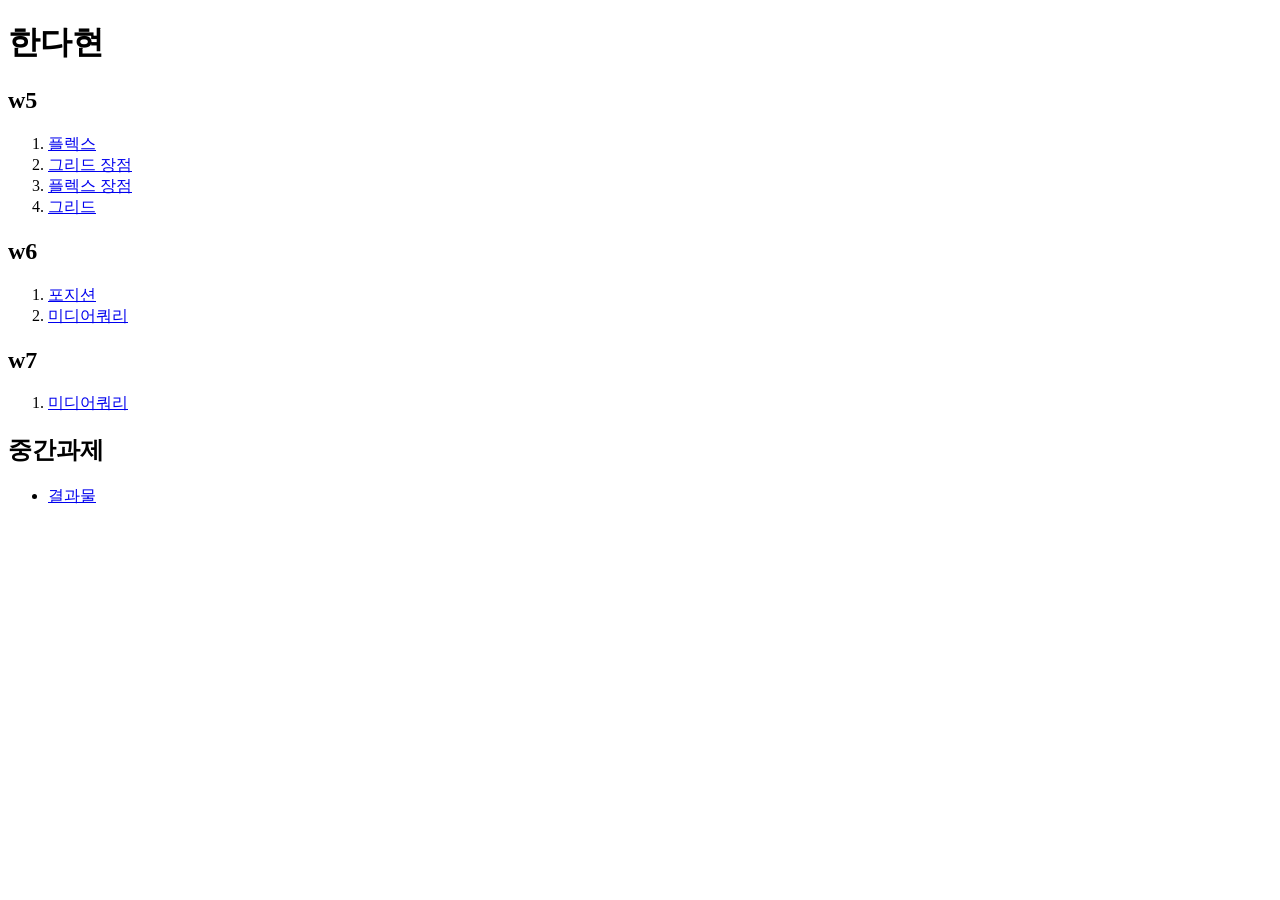
<file: index.html>
<!doctype html>
<html lang="ko">
  <head>
    <meta charset="UTF-8" />
    <meta name="viewport" content="width=device-width, initial-scale=1.0" />
    <title>Document</title>
  </head>
  <body>
    <h1>한다현</h1>
    <h2>w5</h2>
    <ol>
      <li>
        <a href="./src/w5/code1/index.html">플렉스</a>
      </li>
      <li>
        <a href="./src/w5/code2/index.html">그리드 장점</a>
      </li>
      <li>
        <a href="./src/w5/code3/index.html">플렉스 장점</a>
      </li>
      <li>
        <a href="./src/w5/code4/index.html">그리드</a>
      </li>
    </ol>
    <h2>w6</h2>
    <ol>
      <li>
        <a href="./src/W6/cord1/index.html">포지션</a>
      </li>
      <li>
        <a href="./src/W6/cord1/index.html">미디어쿼리</a>
      </li>
    </ol>
    <h2>w7</h2>
    <ol>
      <li>
        <a href="./src/w7/code1/index.html">미디어쿼리</a>
      </li>
    </ol>
    <h2>중간과제</h2>
    <ul>
      <li><a href="./src/mid/index.html">결과물</a></li>
    </ul>
  </body>
</html>
</file>
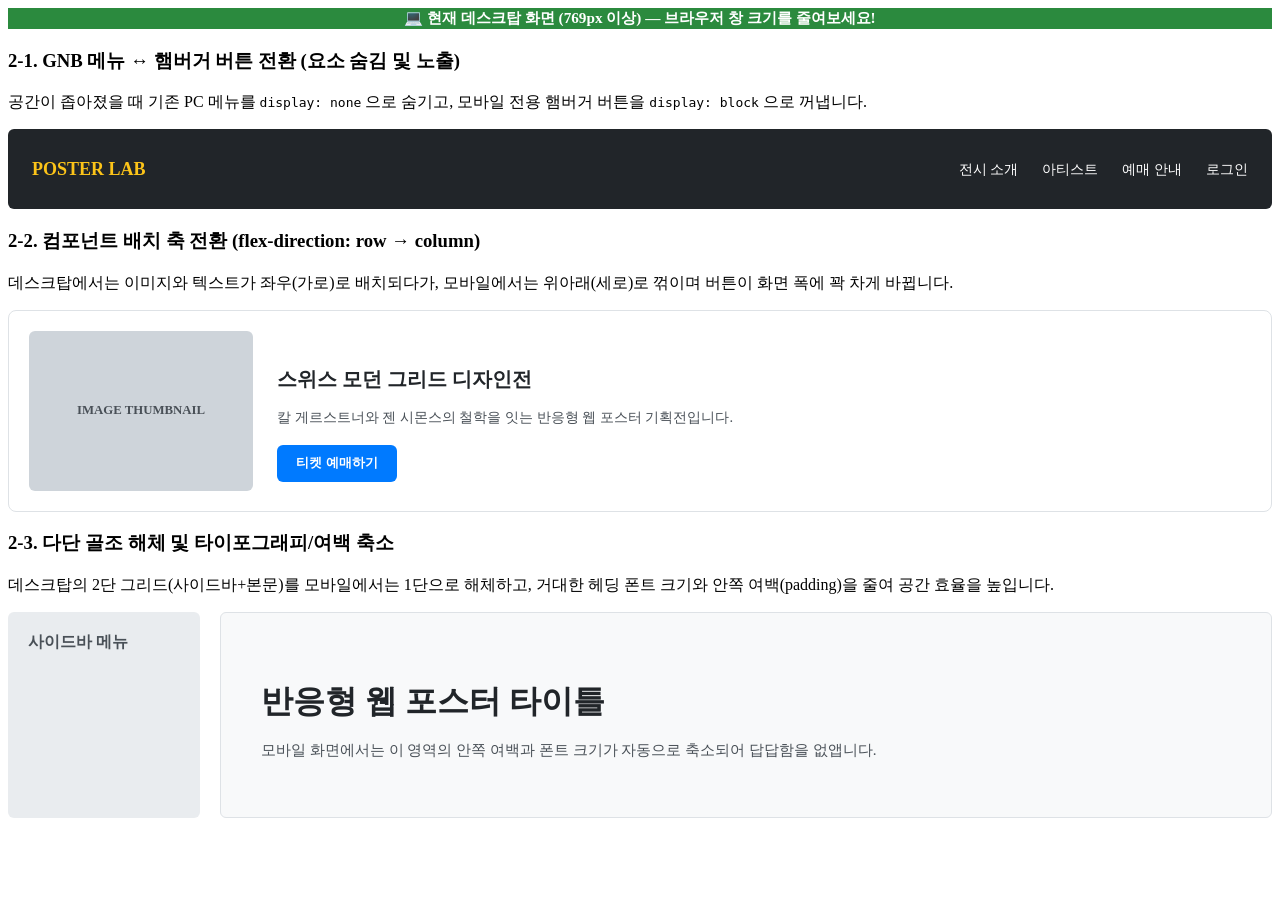
<file: src/mid/index.html>
<!doctype html>
<html lang="en">
  <head>
    <meta charset="UTF-8" />
    <link rel="stylesheet" href="./style.css" />
    <meta name="viewport" content="width=device-width, initial-scale=1.0" />
    <title>Pen</title>
  </head>
  <body>
    <!-- 현재 화면 상태 감지용 배너 -->
    <div class="box status-banner-box">
      <div class="status-indicator">
        💻 현재 데스크탑 화면 (769px 이상) — 브라우저 창 크기를 줄여보세요!
      </div>
    </div>

    <!-- 2-1. GNB 네비게이션: 메뉴 노출 및 햄버거 버튼 전환 -->
    <div class="box">
      <h3 class="title">
        2-1. GNB 메뉴 ↔ 햄버거 버튼 전환 (요소 숨김 및 노출)
      </h3>
      <p class="desc">
        공간이 좁아졌을 때 기존 PC 메뉴를
        <code>display: none</code>
        으로 숨기고, 모바일 전용 햄버거 버튼을
        <code>display: block</code>
        으로 꺼냅니다.
      </p>

      <header class="mq-gnb">
        <div class="logo">POSTER LAB</div>
        <ul class="pc-menu">
          <li>전시 소개</li>
          <li>아티스트</li>
          <li>예매 안내</li>
          <li>로그인</li>
        </ul>
        <button class="mobile-menu-btn" aria-label="메뉴 열기">☰ 메뉴</button>
      </header>
    </div>

    <!-- 2-2. 프로모션 카드: Flexbox 축(방향) 전환 -->
    <div class="box">
      <h3 class="title">
        2-2. 컴포넌트 배치 축 전환 (flex-direction: row → column)
      </h3>
      <p class="desc">
        데스크탑에서는 이미지와 텍스트가 좌우(가로)로 배치되다가, 모바일에서는
        위아래(세로)로 꺾이며 버튼이 화면 폭에 꽉 차게 바뀝니다.
      </p>

      <article class="promo-card">
        <div class="promo-img-placeholder">IMAGE THUMBNAIL</div>
        <div class="promo-content">
          <h4 class="promo-heading">스위스 모던 그리드 디자인전</h4>
          <p class="promo-text">
            칼 게르스트너와 젠 시몬스의 철학을 잇는 반응형 웹 포스터
            기획전입니다.
          </p>
          <button class="btn-primary">티켓 예매하기</button>
        </div>
      </article>
    </div>

    <!-- 2-3. 전체 레이아웃 골조 해체 및 타이포그래피/여백 축소 -->
    <div class="box">
      <h3 class="title">2-3. 다단 골조 해체 및 타이포그래피/여백 축소</h3>
      <p class="desc">
        데스크탑의 2단 그리드(사이드바+본문)를 모바일에서는 1단으로 해체하고,
        거대한 헤딩 폰트 크기와 안쪽 여백(padding)을 줄여 공간 효율을 높입니다.
      </p>

      <div class="mq-layout">
        <aside class="mq-sidebar">사이드바 메뉴</aside>
        <main class="mq-main">
          <h2 class="mq-hero-title">반응형 웹 포스터 타이틀</h2>
          <p>
            모바일 화면에서는 이 영역의 안쪽 여백과 폰트 크기가 자동으로
            축소되어 답답함을 없앱니다.
          </p>
        </main>
      </div>
    </div>
  </body>
</html>
</file>
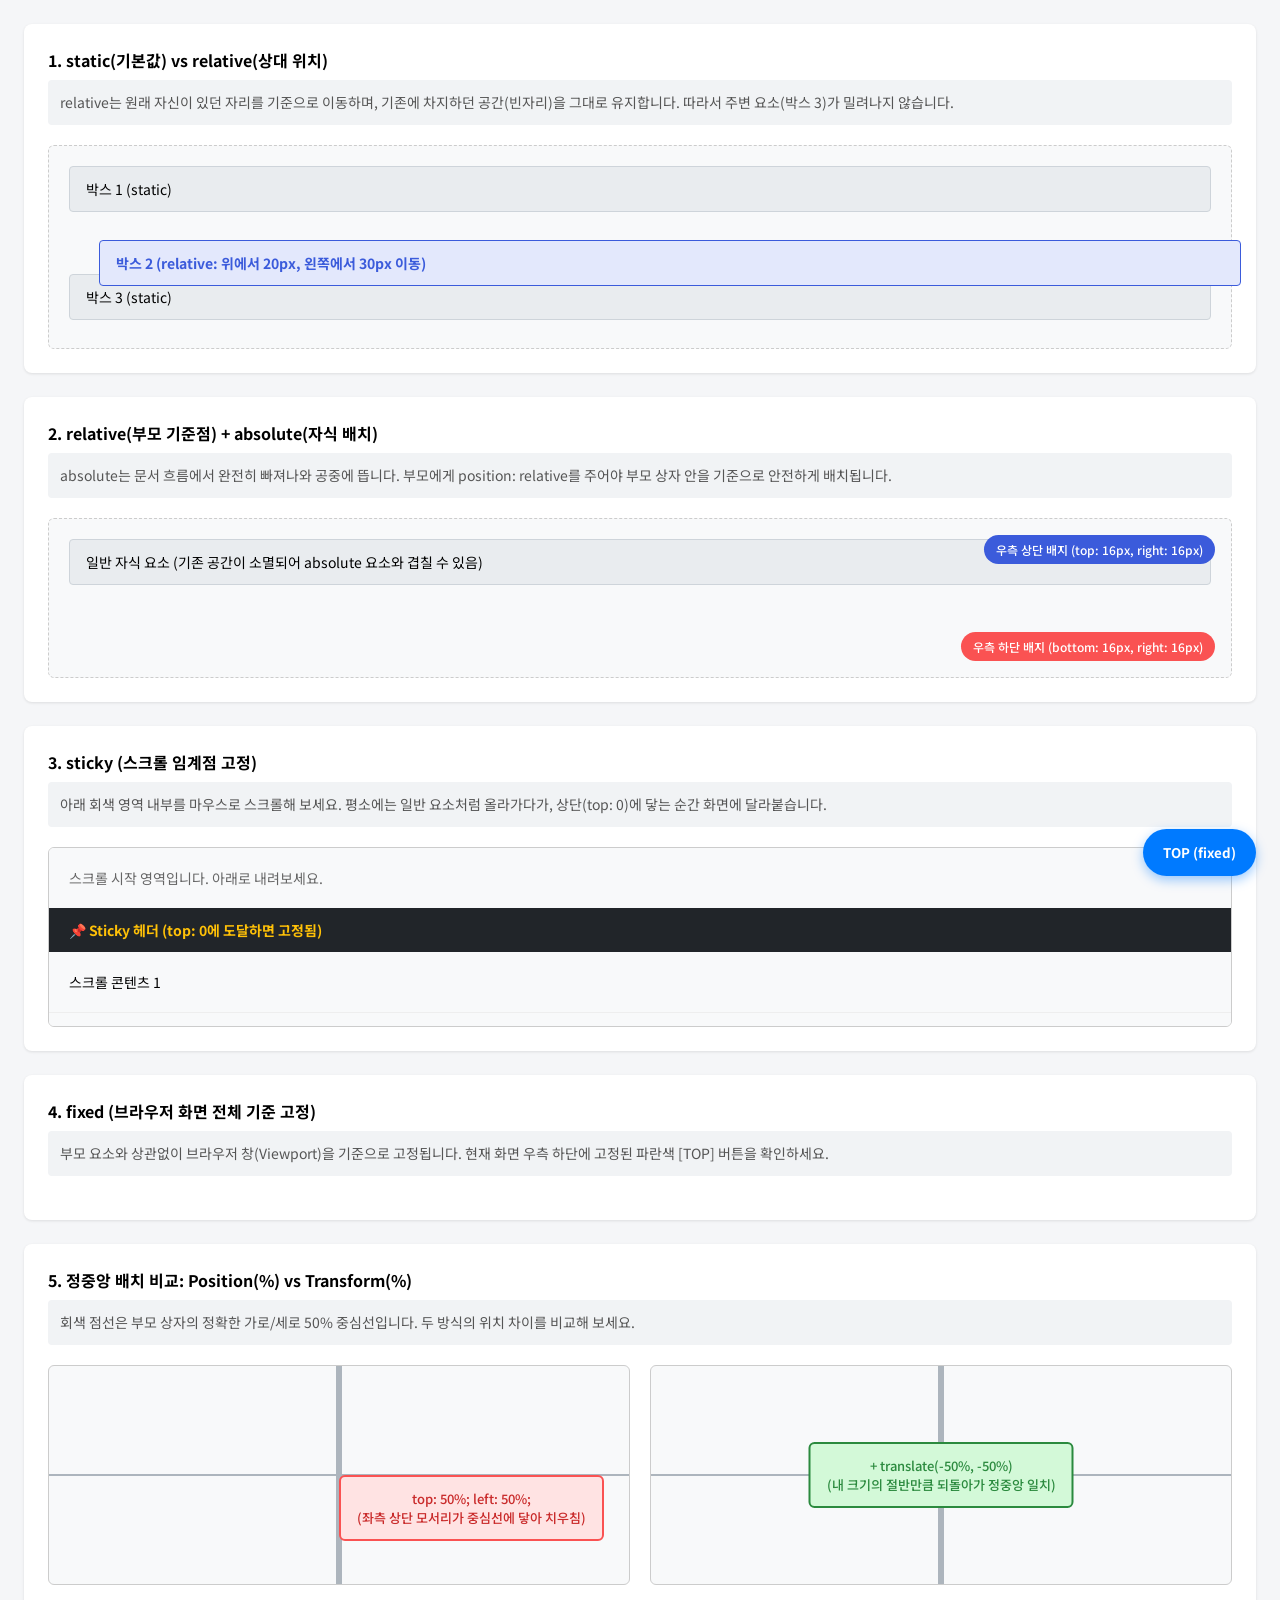
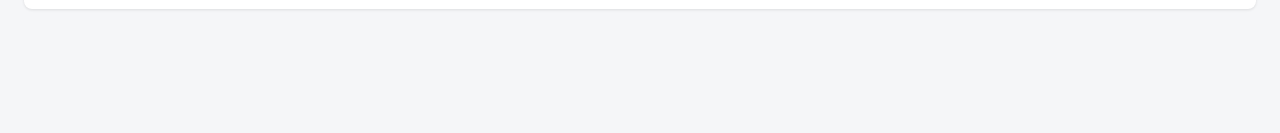
<file: src/W6/cord1/index.html>
<!doctype html>
<html lang="en">
  <head>
    <meta charset="UTF-8" />
    <link rel="stylesheet" href="./style.css" />
    <meta name="viewport" content="width=device-width, initial-scale=1.0" />
    <title>Pen</title>
  </head>
  <body>
    <!-- Noto Sans KR 폰트 -->
    <link
      href="https://fonts.googleapis.com/css2?family=Noto+Sans+KR:wght@400;500;700&display=swap"
      rel="stylesheet"
    />

    <!-- 1. static vs relative -->
    <div class="box">
      <h3 class="title">1. static(기본값) vs relative(상대 위치)</h3>
      <p class="desc">
        relative는 원래 자신이 있던 자리를 기준으로 이동하며, 기존에 차지하던
        공간(빈자리)을 그대로 유지합니다. 따라서 주변 요소(박스 3)가 밀려나지
        않습니다.
      </p>

      <div class="demo-stage">
        <div class="item">박스 1 (static)</div>
        <div class="item pos-relative">
          박스 2 (relative: 위에서 20px, 왼쪽에서 30px 이동)
        </div>
        <div class="item">박스 3 (static)</div>
      </div>
    </div>

    <!-- 2. relative(부모 기준점) + absolute(절대 위치) -->
    <div class="box">
      <h3 class="title">2. relative(부모 기준점) + absolute(자식 배치)</h3>
      <p class="desc">
        absolute는 문서 흐름에서 완전히 빠져나와 공중에 뜹니다. 부모에게
        position: relative를 주어야 부모 상자 안을 기준으로 안전하게 배치됩니다.
      </p>

      <div class="demo-stage parent-relative">
        <div class="item">
          일반 자식 요소 (기존 공간이 소멸되어 absolute 요소와 겹칠 수 있음)
        </div>
        <span class="badge pos-absolute-top">
          우측 상단 배지 (top: 16px, right: 16px)
        </span>
        <span class="badge pos-absolute-bottom">
          우측 하단 배지 (bottom: 16px, right: 16px)
        </span>
      </div>
    </div>

    <!-- 3. sticky (스크롤 반응형 고정) -->
    <div class="box">
      <h3 class="title">3. sticky (스크롤 임계점 고정)</h3>
      <p class="desc">
        아래 회색 영역 내부를 마우스로 스크롤해 보세요. 평소에는 일반 요소처럼
        올라가다가, 상단(top: 0)에 닿는 순간 화면에 달라붙습니다.
      </p>

      <div class="scroll-container">
        <div class="scroll-text">
          스크롤 시작 영역입니다. 아래로 내려보세요.
        </div>
        <div class="sticky-bar">📌 Sticky 헤더 (top: 0에 도달하면 고정됨)</div>
        <div class="scroll-content">
          <p>스크롤 콘텐츠 1</p>
          <p>스크롤 콘텐츠 2</p>
          <p>스크롤 콘텐츠 3</p>
          <p>스크롤 콘텐츠 4</p>
          <p>스크롤 콘텐츠 5</p>
        </div>
      </div>
    </div>

    <!-- 4. fixed (뷰포트 고정) -->
    <div class="box">
      <h3 class="title">4. fixed (브라우저 화면 전체 기준 고정)</h3>
      <p class="desc">
        부모 요소와 상관없이 브라우저 창(Viewport)을 기준으로 고정됩니다. 현재
        화면 우측 하단에 고정된 파란색 [TOP] 버튼을 확인하세요.
      </p>

      <!-- 코드 위치는 이 섹션 안에 있지만, 화면 우측 하단에 고정되어 표시됨 -->
      <button class="fixed-btn">TOP (fixed)</button>
    </div>

    <!-- 5. 퍼센트(%) 기준점 차이: Position vs Transform -->
    <div class="box">
      <h3 class="title">5. 정중앙 배치 비교: Position(%) vs Transform(%)</h3>
      <p class="desc">
        회색 점선은 부모 상자의 정확한 가로/세로 50% 중심선입니다. 두 방식의
        위치 차이를 비교해 보세요.
      </p>

      <div class="compare-grid">
        <!-- 5-1. top/left만 쓴 경우 -->
        <div class="center-stage">
          <div class="target only-pos">
            top: 50%; left: 50%;
            <br />
            (좌측 상단 모서리가 중심선에 닿아 치우침)
          </div>
        </div>

        <!-- 5-2. transform까지 함께 쓴 경우 -->
        <div class="center-stage">
          <div class="target with-transform">
            + translate(-50%, -50%)
            <br />
            (내 크기의 절반만큼 되돌아가 정중앙 일치)
          </div>
        </div>
      </div>
    </div>
  </body>
</html>
</file>
<file: src/mid/style.css>
/* =========================================
   2. 미디어 쿼리 (Media Query) 파트
   ========================================= */

/* 상태 바 기본 스타일 (데스크탑) */
.status-banner-box {
  background-color: #2b8a3e !important;
  color: #fff;
  text-align: center;
  font-weight: 700;
  transition: background-color 0.3s ease;

  .status-indicator {
    font-size: 0.95rem;
  }
}

/* 2-1. GNB 네비게이션 */
.mq-gnb {
  display: flex;
  justify-content: space-between;
  align-items: center;
  background-color: #212529;
  color: #fff;
  padding: 1rem 1.5rem;
  border-radius: 0.375rem;

  .logo {
    font-weight: 900;
    font-size: 1.125rem;
    color: #fcc419;
  }

  .pc-menu {
    display: flex; /* 데스크탑에서는 가로 나열 */
    gap: 1.5rem;
    list-style: none;
    font-size: 0.9rem;
  }

  .mobile-menu-btn {
    display: none; /* 데스크탑에서는 숨김 */
    background-color: #495057;
    color: #fff;
    border: none;
    padding: 0.4rem 0.8rem;
    border-radius: 0.25rem;
    font-size: 0.85rem;
    cursor: pointer;
  }
}

/* 2-2. 프로모션 카드 (가로 배치) */
.promo-card {
  display: flex;
  align-items: center;
  gap: 1.5rem;
  border: 1px solid #dee2e6;
  padding: 1.25rem;
  border-radius: 0.5rem;

  .promo-img-placeholder {
    width: 14rem;
    height: 10rem;
    background-color: #ced4da;
    border-radius: 0.375rem;
    flex-shrink: 0;
    display: flex;
    align-items: center;
    justify-content: center;
    font-size: 0.8rem;
    font-weight: 700;
    color: #495057;
  }

  .promo-content {
    .promo-heading {
      font-size: 1.25rem;
      margin-bottom: 0.5rem;
      color: #212529;
    }

    .promo-text {
      font-size: 0.9rem;
      color: #495057;
      margin-bottom: 1rem;
      line-height: 1.5;
    }

    .btn-primary {
      background-color: #007aff;
      color: #fff;
      border: none;
      padding: 0.6rem 1.2rem;
      border-radius: 0.375rem;
      font-weight: 700;
      cursor: pointer;
    }
  }
}

/* 2-3. 전체 골조 및 타이포그래피 (2단 그리드) */
.mq-layout {
  display: grid;
  grid-template-columns: 12rem 1fr;
  gap: 1.25rem;

  .mq-sidebar {
    background-color: #e9ecef;
    padding: 1.25rem;
    border-radius: 0.375rem;
    font-weight: 700;
    color: #495057;
  }

  .mq-main {
    background-color: #f8f9fa;
    border: 1px solid #dee2e6;
    padding: 2.5rem; /* 데스크탑의 넉넉한 여백 */
    border-radius: 0.375rem;

    .mq-hero-title {
      font-size: 2rem; /* 데스크탑의 큰 타이틀 */
      margin-bottom: 0.75rem;
      color: #212529;
    }

    p {
      font-size: 0.95rem;
      color: #495057;
      line-height: 1.5;
    }
  }
}

/* =======================================================
   📱 [미디어 쿼리 구간] 화면 너비가 768px 이하일 때 분기
   ======================================================= */
@media (max-width: 768px) {
  /* 상태 바 변경 */
  .status-banner-box {
    background-color: #e03131 !important;

    .status-indicator::after {
      content: " ➔ 📱 모바일 뷰 (768px 이하) 작동 중!";
    }
  }

  /* 2-1. GNB: PC 메뉴 숨기고 햄버거 노출 */
  .mq-gnb {
    .pc-menu {
      display: none;
    }
    .mobile-menu-btn {
      display: block;
    }
  }

  /* 2-2. 프로모션 카드: 가로(row)를 세로(column)로 꺾고 중앙 정렬 */
  .promo-card {
    flex-direction: column;
    text-align: center;

    .promo-img-placeholder {
      width: 100%;
      height: 11rem;
    }

    .promo-content {
      .btn-primary {
        width: 100%; /* 모바일에서는 누르기 쉽게 꽉 채움 */
      }
    }
  }

  /* 2-3. 레이아웃 골조 해체 및 타이포그래피/여백 축소 */
  .mq-layout {
    grid-template-columns: 1fr; /* 2단에서 1단으로 해체 */
  }

  .mq-main {
    padding: 1.25rem !important; /* 여백 축소 */

    .mq-hero-title {
      font-size: 1.25rem !important; /* 타이틀 폰트 크기 축소 */
    }
  }
}
</file>
<file: src/W6/cord1/style.css>
/* =========================================
   공통 세팅 및 재활용 스타일
   ========================================= */
* {
  box-sizing: border-box;
  margin: 0;
  padding: 0;
  font-family: "Noto Sans KR", sans-serif;
}

body {
  padding: 24px;
  padding-bottom: 100px; /* 하단 fixed 버튼 여백 확보 */
  background-color: #f5f6f8;
}

.box {
  background-color: #fff;
  padding: 24px;
  margin-bottom: 24px;
  border-radius: 8px;
  box-shadow: 0 1px 3px rgba(0, 0, 0, 0.1);
}

.title {
  font-size: 16px;
  margin-bottom: 8px;
}

.desc {
  font-size: 14px;
  color: #555;
  margin-bottom: 20px;
  background-color: #f1f3f5;
  padding: 12px;
  border-radius: 4px;
  line-height: 1.5;
}

/* 실습용 무대 및 기본 블록 */
.demo-stage {
  background-color: #f8f9fa;
  border: 1px dashed #ccc;
  padding: 20px;
  border-radius: 6px;
}

.item {
  background-color: #e9ecef;
  border: 1px solid #ced4da;
  padding: 12px 16px;
  margin-bottom: 8px;
  border-radius: 4px;
  font-size: 14px;
}

/* =========================================
   1. static vs relative
   ========================================= */
.pos-relative {
  position: relative;
  top: 20px; /* 원래 위치에서 아래로 20px 이동 */
  left: 30px; /* 원래 위치에서 오른쪽으로 30px 이동 */
  background-color: #e3e8fc;
  border-color: #3b5bdb;
  color: #3b5bdb;
  font-weight: 700;
  z-index: 1; /* 아래 박스와 겹칠 때 위로 올라오도록 설정 */
}

/* =========================================
   2. relative + absolute
   ========================================= */
.parent-relative {
  position: relative; /* 자식(absolute)이 도망가지 못하게 기준점 선언 */
  height: 160px;
}

.badge {
  position: absolute; /* 문서 흐름에서 이탈 */
  background-color: #3b5bdb;
  color: #fff;
  padding: 6px 12px;
  border-radius: 20px;
  font-size: 12px;
  font-weight: 500;
}

.pos-absolute-top {
  top: 16px;
  right: 16px;
}

.pos-absolute-bottom {
  bottom: 16px;
  right: 16px;
  background-color: #fa5252;
}

/* =========================================
   3. sticky (스크롤 고정)
   ========================================= */
.scroll-container {
  height: 180px;
  overflow-y: auto; /* 내부 스크롤 생성 */
  border: 1px solid #ccc;
  border-radius: 6px;
  background-color: #f8f9fa;
}

.scroll-text {
  padding: 20px;
  font-size: 14px;
  color: #666;
}

.sticky-bar {
  position: sticky;
  top: 0; /* 스크롤 시 컨테이너 최상단(0px)에 닿으면 달라붙음 */
  background-color: #212529;
  color: #ffc107;
  padding: 12px 20px;
  font-weight: 700;
  font-size: 14px;
}

.scroll-content p {
  padding: 20px;
  border-bottom: 1px solid #eee;
  font-size: 14px;
}

/* =========================================
   4. fixed (뷰포트 고정)
   ========================================= */
.fixed-btn {
  position: fixed;
  bottom: 24px; /* 브라우저 창 하단에서 24px */
  right: 24px; /* 브라우저 창 우측에서 24px */
  background-color: #007aff;
  color: #fff;
  border: none;
  padding: 14px 20px;
  border-radius: 30px;
  font-weight: 700;
  box-shadow: 0 4px 12px rgba(0, 122, 255, 0.4);
  cursor: pointer;
  z-index: 100;
}

/* =========================================
   5. 퍼센트(%) 기준점 차이 (정중앙 배치)
   ========================================= */
.compare-grid {
  display: grid;
  grid-template-columns: 1fr 1fr;
  gap: 20px;
}

.center-stage {
  position: relative; /* 자식(absolute)의 기준점 */
  height: 220px;
  background-color: #f8f9fa;
  border: 1px solid #ccc;
  border-radius: 6px;
  /* 정중앙을 눈으로 확인하기 위한 십자가 가이드선 배경 */
  background-image:
    linear-gradient(
      to right,
      transparent 49.5%,
      #adb5bd 49.5%,
      #adb5bd 50.5%,
      transparent 50.5%
    ),
    linear-gradient(
      to bottom,
      transparent 49.5%,
      #adb5bd 49.5%,
      #adb5bd 50.5%,
      transparent 50.5%
    );
}

.target {
  position: absolute;
  padding: 12px 16px;
  border-radius: 6px;
  font-size: 13px;
  font-weight: 500;
  text-align: center;
  white-space: nowrap;
}

/* 5-1. 부모 크기의 50%만 이동한 경우 (치우침) */
.only-pos {
  top: 50%;
  left: 50%;
  background-color: #ffe3e3;
  border: 2px solid #fa5252;
  color: #c92a2a;
}

/* 5-2. 자기 크기의 50%만큼 역방향 이동을 추가한 경우 (정중앙) */
.with-transform {
  top: 50%;
  left: 50%;
  transform: translate(
    -50%,
    -50%
  ); /* 핵심: 자기 자신 크기의 절반만큼 뒤로 당김 */
  background-color: #d3f9d8;
  border: 2px solid #2b8a3e;
  color: #2b8a3e;
}
</file>
